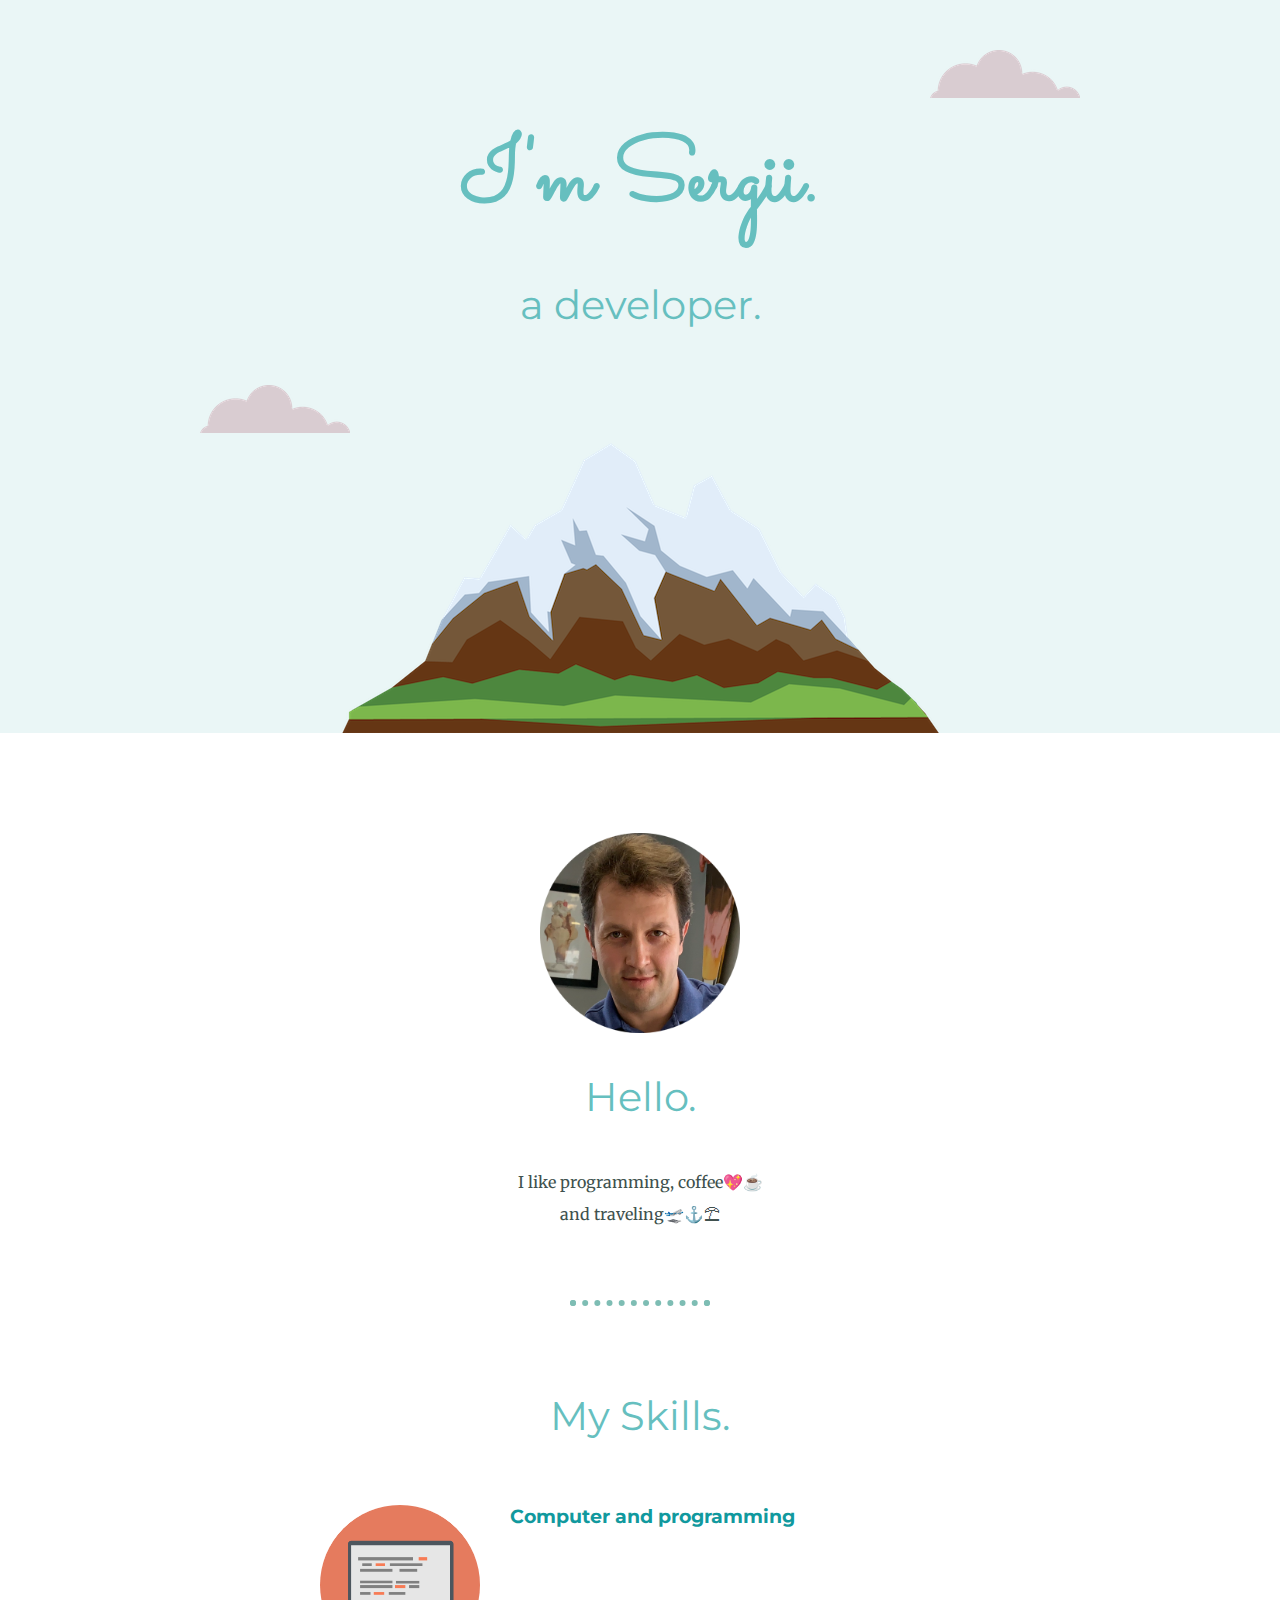
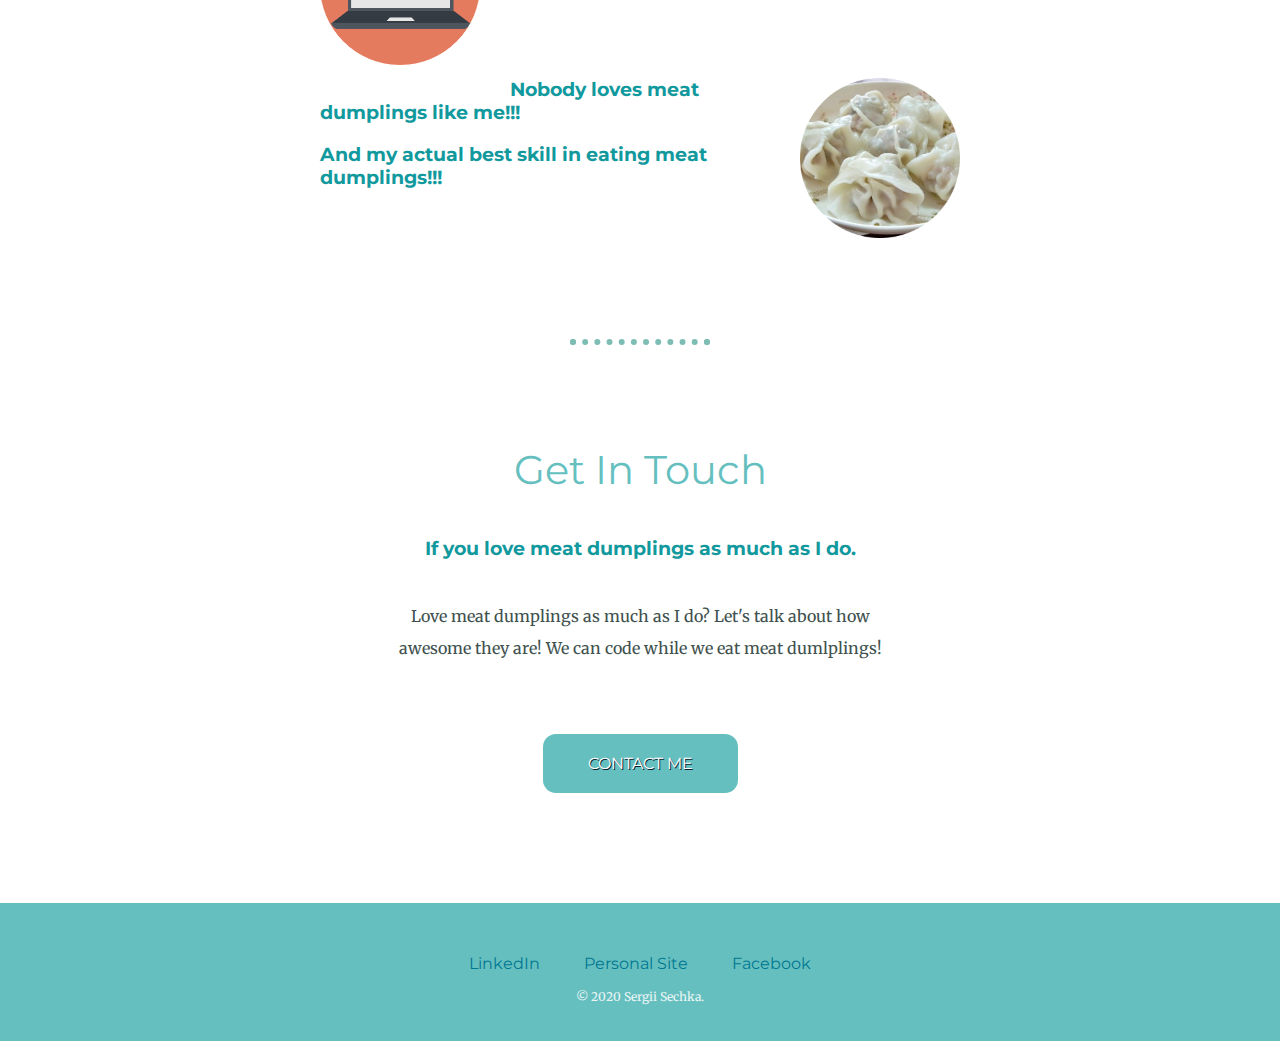
<file: index.html>
<!DOCTYPE html>
<html lang="en" dir="ltr">
  <head>
    <meta charset="utf-8">
    <title>Sergii Sechka</title>
    <link rel="stylesheet" href="CSS/styles.css">
<link rel="icon" href="favicon(3).ico">
<link href="https://fonts.googleapis.com/css2?family=Merriweather:wght@300&family=Montserrat:ital,wght@1,300&family=Sacramento&display=swap" rel="stylesheet">

  </head>
  <body>

    <div class="top-container">
      <img class="top-cloud"src="images/cloud.png" alt="cloud-img">
      <h1>I'm Sergii.</h1>
      <h2>a developer.</h2>
      <img class="bottom-cloud"src="images/cloud.png" alt="cloud-img">
      <img class="mountain" src="images/mountain.png" alt="mountain-img">
    </div>

    <div class="middle-container">
      <div class="profile">
        <img src="images/Sergii.png" style="height:200px" alt="Sergii-img">
        <h2 class="hello">Hello.</h2>
        <p class="intro">I like programming, coffee💖☕ <br> and traveling🛫⚓⛱</p>
      </div>
      <hr class="hr1">
      <div class="skills">
        <h2 class="my-skills">My Skills.</h2>
        <div class="skill-row">
          <img class="computer" src="images/computer.png" alt="computer-img">
          <h3>Computer and programming</h3>
        </div>
        <div class="skill-row">
          <img class="chillies" src="images/chillies.png" alt="chillies-img" alt="">
          <h3 id="gap" >Nobody loves meat dumplings like me!!!</h3>
          <h3>And my actual best skill in eating meat dumplings!!!</h3>
        </div>
      </div>
      <hr class="hr2">
      <div class="contact-me">
        <h2>Get In Touch</h2>
        <h3>If you love meat dumplings as much as I do.</h3>
        <p class="contact-message">Love meat dumplings as much as I do? Let's talk about how awesome they are! We can code while we eat meat dumlplings!</p>
        <a class="btn" href="contact-me.html">CONTACT ME</a>
      </div>
    </div>


    <div class="bottom-container">
      <a class="footer-link" href="https://www.linkedin.com/">LinkedIn</a>
      <a class="footer-link" href="https://sergiisechka.github.io/cv/">Personal Site</a>
      <a class="footer-link" href="https://www.facebook.com/sergey.sechka/">Facebook</a>
      <p class="copyright">© 2020 Sergii Sechka.</p>
    </div>



  </body>
</html>
</file>
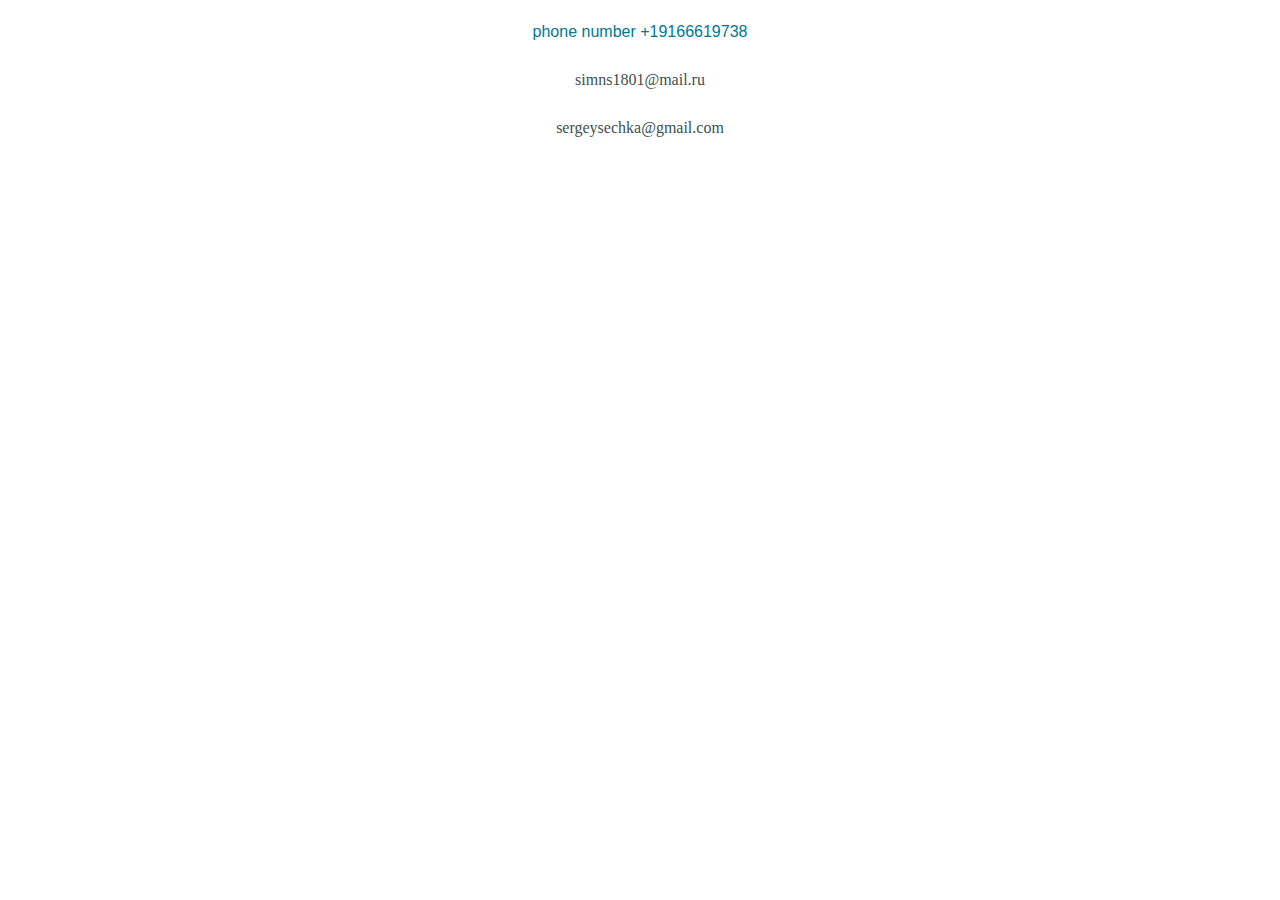
<file: contact-me.html>
<!DOCTYPE html>
<html lang="en" dir="ltr">

<head>
  <meta charset="utf-8">
  <title>Contact Me</title>
  <link rel="stylesheet" href="CSS/styles.css">
</head>

<body>
  <!-- <h1>Contact Details</h1> -->
  <!-- <p>7233 Pepperwood Knoll Ln, Sacramento,CA 95842</p> -->
  <p><a class="href" href="https://www.okcaller.com/9166619738">phone number +19166619738</a></p>
  <p>simns1801@mail.ru</p>
  <p>sergeysechka@gmail.com</p>

</body>
</html>
</file>
<file: CSS/styles.css>
body {
  color: #40514E;
  margin: 0;
  text-align: center;
  font-family: 'Merriweather', serif;
}

.hr2 {
border: dotted #7ebdb4 6px;
border-bottom: none;
width: 10%;
margin: 100px auto;
}
.hr1 {
border: dotted #7ebdb4 6px;
border-bottom: none;
width: 10%;
margin: 70px auto 50px;
}

p {
  line-height: 2;
}

.hello {
  margin: 35px auto 35px auto;
}

h1 {
  color: #66BFBF;
  font-size: 5.625rem;
  margin: 15px auto 20px auto;
  font-family: 'Sacramento', cursive;
  }

h2 {
  color: #66BFBF;
  font-family: 'Montserrat', sans-serif;
  font-size: 2.5rem;
  font-weight: normal;
  padding-bottom: 10px;
}

.my-skills {
  position: relative;
  top: 35px;
}


h3 {
  color: #11999E;
  font-family: 'Montserrat', sans-serif;
}

.top-container {
background-color: #EAF6F6;
position: relative;
padding-top: 100px;
}

.middle-container {
  margin: 100px 0;
}

.bottom-container {
  background-color: #66BFBF;
  padding: 50px 0 20px;
}

.intro {
  width: 30%;
  margin: auto;
}

a:hover {
color: white;
}

.profile {
  margin-top: 30px;
}


.skill-row {
width: 50%;
margin: 90px auto 150px auto;
border-top: 100px;
text-align: left;
}

.top-cloud{
  position: absolute;
  right: 200px;
  top: 50px;
}

.bottom-cloud {
  position: absolute;
  left: 200px;
  bottom: 300px;
}
 .mountain {
   position: relative;
   top: 4px;
 }

.computer {
  width: 25%;
  float: left;
  margin-right: 30px;
  margin-bottom: 30px;
}

.chillies {
  width: 25%;
  float: right;
}

.contact-message {
  width: 40%;
  margin: 40px auto 60px auto;
}

.btn {
background:    #66BFBF;
border-radius: 13px;
padding:       20px 45px;
color:         #ffffff;
display:       inline-block;
font-family: 'Montserrat', sans-serif;
text-align:    center;
text-shadow:   1px 1px #071d30;
text-decoration: none;
}
 .btn:hover {
   background: #30e3cb;
 }

a {
  color: #007892;
  font-family: 'Montserrat', sans-serif;
  margin: 10px 20px;
  text-decoration: none;
}

.copyright {
  color: #eaf6f6;
  font-size: 0.75rem;
}
#gap {
  margin-top: 100px;
}
</file>
